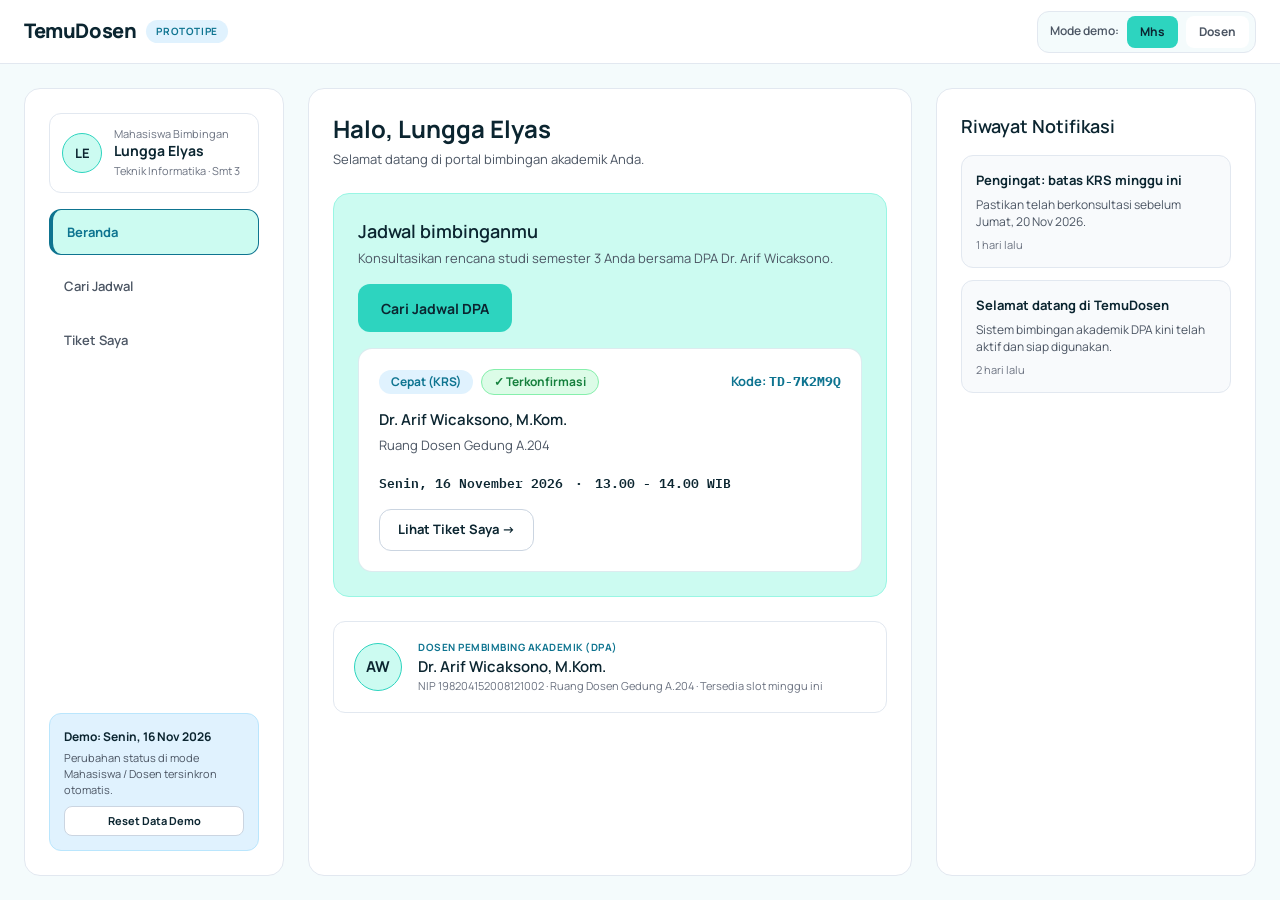
<file: index.html>
<!DOCTYPE html>
<html lang="id">

<head>
  <meta charset="UTF-8">
  <meta name="viewport" content="width=device-width, initial-scale=1.0">
  <title>TemuDosen — Beranda Mahasiswa</title>
  <link rel="preconnect" href="https://fonts.googleapis.com">
  <link rel="preconnect" href="https://fonts.gstatic.com" crossorigin>
  <link
    href="https://fonts.googleapis.com/css2?family=IBM+Plex+Mono:wght@400;500;600;700&family=Manrope:wght@400;500;600;700;800&display=swap"
    rel="stylesheet">
  <link href="https://cdn.jsdelivr.net/npm/bootstrap@5.3.3/dist/css/bootstrap.min.css" rel="stylesheet">
  <link rel="stylesheet" href="css/style.css">
</head>

<body data-page="beranda">
  <header class="topbar">
    <div class="topbar-inner">
      <a href="index.html" class="brand">
        <span class="brand-name">TemuDosen</span>
        <span class="brand-badge">PROTOTIPE</span>
      </a>

      <div class="mode-switcher" aria-label="Pengalih Mode Demo">
        <span class="mode-switcher-label">Mode demo:</span>
        <a href="index.html" class="btn btn-sm mode-btn is-active" aria-current="page">Mhs</a>
        <a href="atur-jadwal.html" class="btn btn-sm mode-btn">Dosen</a>
      </div>
    </div>
  </header>

  <div class="app-layout">
    <nav class="sidebar" aria-label="Menu Navigasi Mahasiswa">
      <div class="profile-card">
        <div class="avatar" aria-hidden="true">LE</div>
        <div>
          <span class="caption d-block">Mahasiswa Bimbingan</span>
          <div class="profile-name">Lungga Elyas</div>
          <span class="caption">Teknik Informatika · Smt 3</span>
        </div>
      </div>

      <ul class="nav-menu">
        <li>
          <a href="index.html" class="nav-item is-active" aria-current="page">
            <span>Beranda</span>
          </a>
        </li>
        <li>
          <a href="cari-jadwal.html" class="nav-item">
            <span>Cari Jadwal</span>
          </a>
        </li>
        <li>
          <a href="tiket.html" class="nav-item">
            <span>Tiket Saya</span>
          </a>
        </li>
      </ul>

      <div class="demo-callout">
        <strong>Demo: Senin, 16 Nov 2026</strong>
        <p>Perubahan status di mode Mahasiswa / Dosen tersinkron otomatis.</p>
        <button type="button" id="btnResetDemo" class="btn btn-outline-secondary btn-sm w-100 btn-reset-demo">
          Reset Data Demo
        </button>
      </div>
    </nav>

    <main class="main-content">
      <section>
        <h1 class="page-title">Halo, Lungga Elyas</h1>
        <p class="page-subtitle">Selamat datang di portal bimbingan akademik Anda.</p>
      </section>

      <section class="hero-box" aria-label="Jadwal Bimbingan Aktif">
        <div class="hero-top">
          <div>
            <h2 class="section-title">Jadwal bimbinganmu</h2>
            <p class="page-subtitle">Konsultasikan rencana studi semester 3 Anda bersama DPA Dr. Arif Wicaksono.</p>
          </div>
          <a href="cari-jadwal.html" class="btn btn-primary btn-lg">
            Cari Jadwal DPA
          </a>
        </div>

        <div id="berandaTicketContainer">
          <div class="hero-ticket-card">
            <div class="ticket-card-top">
              <div class="badge-group">
                <span class="badge badge-info">Cepat (KRS)</span>
                <span class="badge badge-success">✓ Terkonfirmasi</span>
              </div>
              <div class="ticket-code-inline">
                Kode: <span class="mono">TD-7K2M9Q</span>
              </div>
            </div>

            <div>
              <h3 class="card-title">Dr. Arif Wicaksono, M.Kom.</h3>
              <p class="page-subtitle">Ruang Dosen Gedung A.204</p>
            </div>

            <div class="ticket-card-bottom">
              <div class="ticket-datetime mono">
                <span>Senin, 16 November 2026</span>
                <span>·</span>
                <span>13.00 - 14.00 WIB</span>
              </div>
              <a href="tiket.html" class="btn btn-outline-secondary">
                Lihat Tiket Saya →
              </a>
            </div>
          </div>
        </div>
      </section>

      <section class="dpa-card" aria-label="Informasi Dosen Pembimbing Akademik">
        <div class="avatar avatar-lg" aria-hidden="true">AW</div>
        <div>
          <span class="label-upper">DOSEN PEMBIMBING AKADEMIK (DPA)</span>
          <h3 class="card-title">Dr. Arif Wicaksono, M.Kom.</h3>
          <p class="caption">NIP 198204152008121002 · Ruang Dosen Gedung A.204 · Tersedia slot minggu ini</p>
        </div>
      </section>
    </main>

    <aside class="aside-panel" aria-label="Riwayat Notifikasi">
      <h2 class="section-title">Riwayat Notifikasi</h2>

      <div id="notifList" class="notif-list">
        <article class="notif-card">
          <div class="notif-title">Pengingat: batas KRS minggu ini</div>
          <p class="notif-body">Pastikan telah berkonsultasi sebelum Jumat, 20 Nov 2026.</p>
          <span class="caption">1 hari lalu</span>
        </article>

        <article class="notif-card">
          <div class="notif-title">Selamat datang di TemuDosen</div>
          <p class="notif-body">Sistem bimbingan akademik DPA kini telah aktif dan siap digunakan.</p>
          <span class="caption">2 hari lalu</span>
        </article>
      </div>
    </aside>
  </div>

  <div id="toast" class="toast" role="status" aria-live="polite"></div>

  <script src="js/app.js"></script>
</body>

</html>
</file>
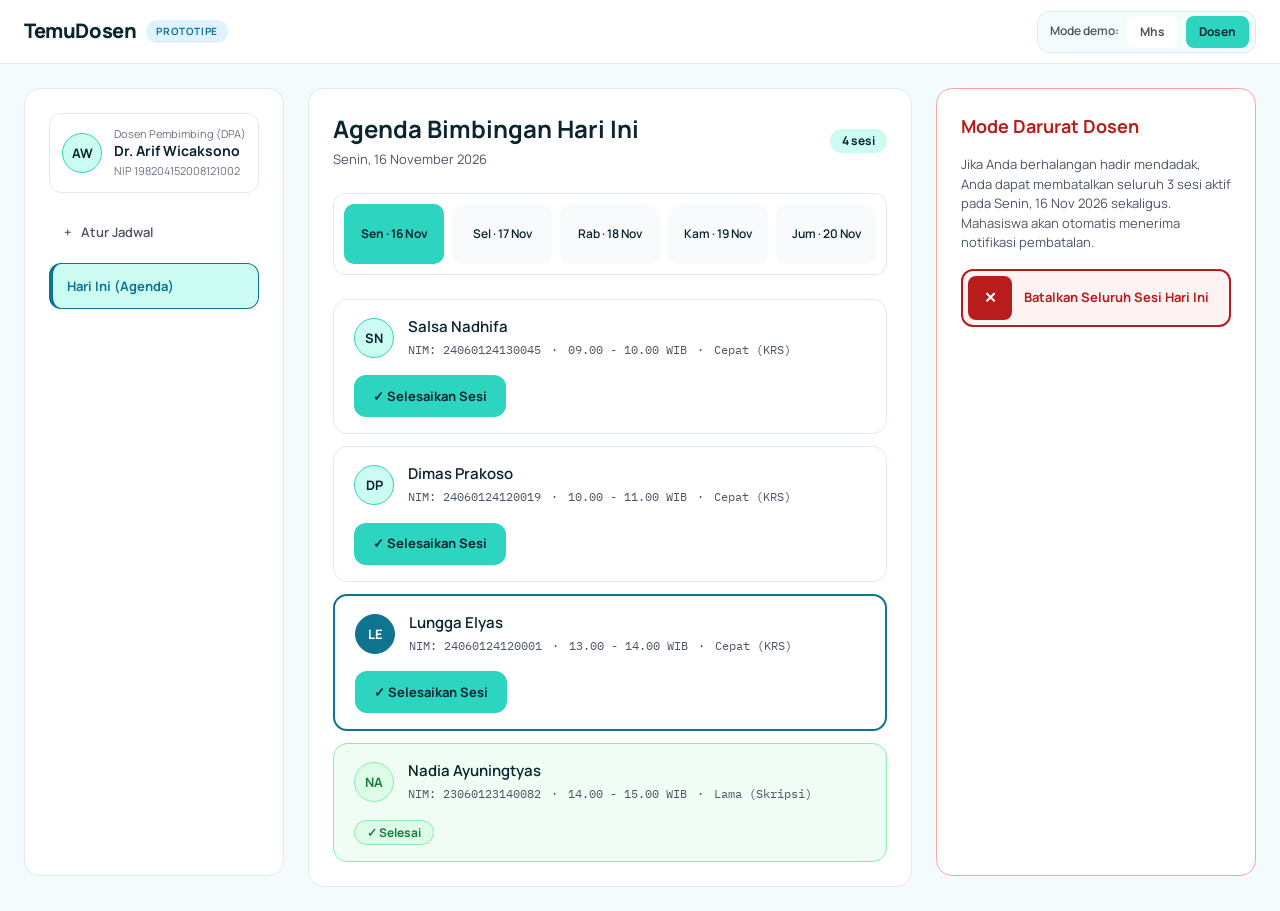
<file: agenda.html>
<!DOCTYPE html>
<html lang="id">

<head>
  <meta charset="UTF-8">
  <meta name="viewport" content="width=device-width, initial-scale=1.0">
  <title>TemuDosen — Agenda &amp; Mode Darurat Dosen</title>
  <link rel="preconnect" href="https://fonts.googleapis.com">
  <link rel="preconnect" href="https://fonts.gstatic.com" crossorigin>
  <link
    href="https://fonts.googleapis.com/css2?family=IBM+Plex+Mono:wght@400;500;600;700&family=Manrope:wght@400;500;600;700;800&display=swap"
    rel="stylesheet">
  <link href="https://cdn.jsdelivr.net/npm/bootstrap@5.3.3/dist/css/bootstrap.min.css" rel="stylesheet">
  <link rel="stylesheet" href="css/style.css">
</head>

<body data-page="agenda">
  <header class="topbar">
    <div class="topbar-inner">
      <a href="atur-jadwal.html" class="brand">
        <span class="brand-name">TemuDosen</span>
        <span class="brand-badge">PROTOTIPE</span>
      </a>

      <div class="mode-switcher" aria-label="Pengalih Mode Demo">
        <span class="mode-switcher-label">Mode demo:</span>
        <a href="index.html" class="btn btn-sm mode-btn">Mhs</a>
        <a href="atur-jadwal.html" class="btn btn-sm mode-btn is-active" aria-current="page">Dosen</a>
      </div>
    </div>
  </header>

  <div class="app-layout">
    <nav class="sidebar" aria-label="Menu Navigasi Dosen">
      <div class="profile-card">
        <div class="avatar" aria-hidden="true">AW</div>
        <div>
          <span class="caption d-block">Dosen Pembimbing (DPA)</span>
          <div class="profile-name">Dr. Arif Wicaksono</div>
          <span class="caption">NIP 198204152008121002</span>
        </div>
      </div>

      <ul class="nav-menu">
        <li>
          <a href="atur-jadwal.html" class="nav-item">
            <span>+</span>
            <span>Atur Jadwal</span>
          </a>
        </li>
        <li>
          <a href="agenda.html" class="nav-item is-active" aria-current="page">
            <span>Hari Ini (Agenda)</span>
          </a>
        </li>
      </ul>
    </nav>

    <main class="main-content">
      <div class="page-header-row">
        <div>
          <h1 id="agendaTitle" class="page-title">Agenda Bimbingan Hari Ini</h1>
          <p id="agendaDateSubtitle" class="page-subtitle">Senin, 16 November 2026</p>
        </div>
        <span id="agendaCountBadge" class="badge badge-mint">4 sesi</span>
      </div>

      <div id="agendaDaySelector" class="day-selector-wrap day-selector-5" role="tablist" aria-label="Pilih Hari Agenda Bimbingan">
        <button type="button" class="day-chip is-active" data-day="2026-11-16">Sen · 16 Nov</button>
        <button type="button" class="day-chip" data-day="2026-11-17">Sel · 17 Nov</button>
        <button type="button" class="day-chip" data-day="2026-11-18">Rab · 18 Nov</button>
        <button type="button" class="day-chip" data-day="2026-11-19">Kam · 19 Nov</button>
        <button type="button" class="day-chip" data-day="2026-11-20">Jum · 20 Nov</button>
      </div>

      <section id="agendaList" class="agenda-list" aria-label="Antrean Bimbingan Hari Ini">
        <article class="agenda-card">
          <div class="agenda-student">
            <div class="avatar" aria-hidden="true">SN</div>
            <div>
              <h2 class="card-title">Salsa Nadhifa</h2>
              <div class="agenda-meta mono">
                <span>NIM: 24060124130045</span>
                <span>·</span>
                <span>09.00 - 10.00 WIB</span>
                <span>·</span>
                <span>Cepat (KRS)</span>
              </div>
            </div>
          </div>
          <button type="button" class="btn btn-primary">✓ Selesaikan Sesi</button>
        </article>

        <article class="agenda-card">
          <div class="agenda-student">
            <div class="avatar" aria-hidden="true">DP</div>
            <div>
              <h2 class="card-title">Dimas Prakoso</h2>
              <div class="agenda-meta mono">
                <span>NIM: 24060124120019</span>
                <span>·</span>
                <span>10.00 - 11.00 WIB</span>
                <span>·</span>
                <span>Cepat (KRS)</span>
              </div>
            </div>
          </div>
          <button type="button" class="btn btn-primary">✓ Selesaikan Sesi</button>
        </article>

        <article class="agenda-card is-highlighted">
          <div class="agenda-student">
            <div class="avatar avatar-accent" aria-hidden="true">LE</div>
            <div>
              <h2 class="card-title">Lungga Elyas</h2>
              <div class="agenda-meta mono">
                <span>NIM: 24060124120001</span>
                <span>·</span>
                <span>13.00 - 14.00 WIB</span>
                <span>·</span>
                <span>Cepat (KRS)</span>
              </div>
            </div>
          </div>
          <button type="button" class="btn btn-primary">✓ Selesaikan Sesi</button>
        </article>

        <article class="agenda-card is-done">
          <div class="agenda-student">
            <div class="avatar avatar-success" aria-hidden="true">NA</div>
            <div>
              <h2 class="card-title">Nadia Ayuningtyas</h2>
              <div class="agenda-meta mono">
                <span>NIM: 23060123140082</span>
                <span>·</span>
                <span>14.00 - 15.00 WIB</span>
                <span>·</span>
                <span>Lama (Skripsi)</span>
              </div>
            </div>
          </div>
          <span class="badge badge-success">✓ Selesai</span>
        </article>
      </section>
    </main>

    <aside class="aside-panel is-emergency-zone" aria-label="Mode Darurat Dosen">
      <h2 class="emergency-heading">Mode Darurat Dosen</h2>

      <p id="emergencyDesc" class="emergency-desc">
        Jika Anda berhalangan hadir mendadak, Anda dapat membatalkan seluruh 3 sesi aktif hari ini sekaligus. Mahasiswa
        akan otomatis menerima notifikasi pembatalan.
      </p>

      <button type="button" id="btnOpenEmergencyModal" class="emergency-trigger">
        <span class="emergency-knob" aria-hidden="true">✕</span>
        <span id="emergencyTriggerText" class="emergency-trigger-text">Batalkan Seluruh Sesi Hari Ini</span>
      </button>

      <button type="button" id="btnRestoreDemo" class="btn btn-outline-secondary btn-sm w-100 d-none">
        Pulihkan Data Demo
      </button>
    </aside>
  </div>

  <div id="emergencyModal" class="modal-backdrop" role="dialog" aria-modal="true" aria-labelledby="emergencyModalTitle"
    aria-hidden="true">
    <div class="modal-dialog">
      <div class="modal-header">
        <h2 id="emergencyModalTitle" class="modal-title">Batalkan Seluruh Sesi Aktif?</h2>
        <button type="button" id="btnCloseModal" class="modal-close" aria-label="Tutup dialog">✕</button>
      </div>

      <div id="modalConsequence" class="modal-consequence">
        Anda akan membatalkan <strong>3 sesi aktif</strong> hari ini (Senin, 16 November 2026). Seluruh mahasiswa
        terdampak akan menerima notifikasi pembatalan darurat secara otomatis.
      </div>

      <div class="modal-actions">
        <button type="button" id="btnCancelModal" class="btn btn-outline-secondary">Batal</button>
        <button type="button" id="btnConfirmEmergency" class="btn btn-danger">Ya, Batalkan Semua</button>
      </div>
    </div>
  </div>

  <div id="toast" class="toast" role="status" aria-live="polite"></div>

  <script src="js/app.js"></script>
</body>

</html>
</file>
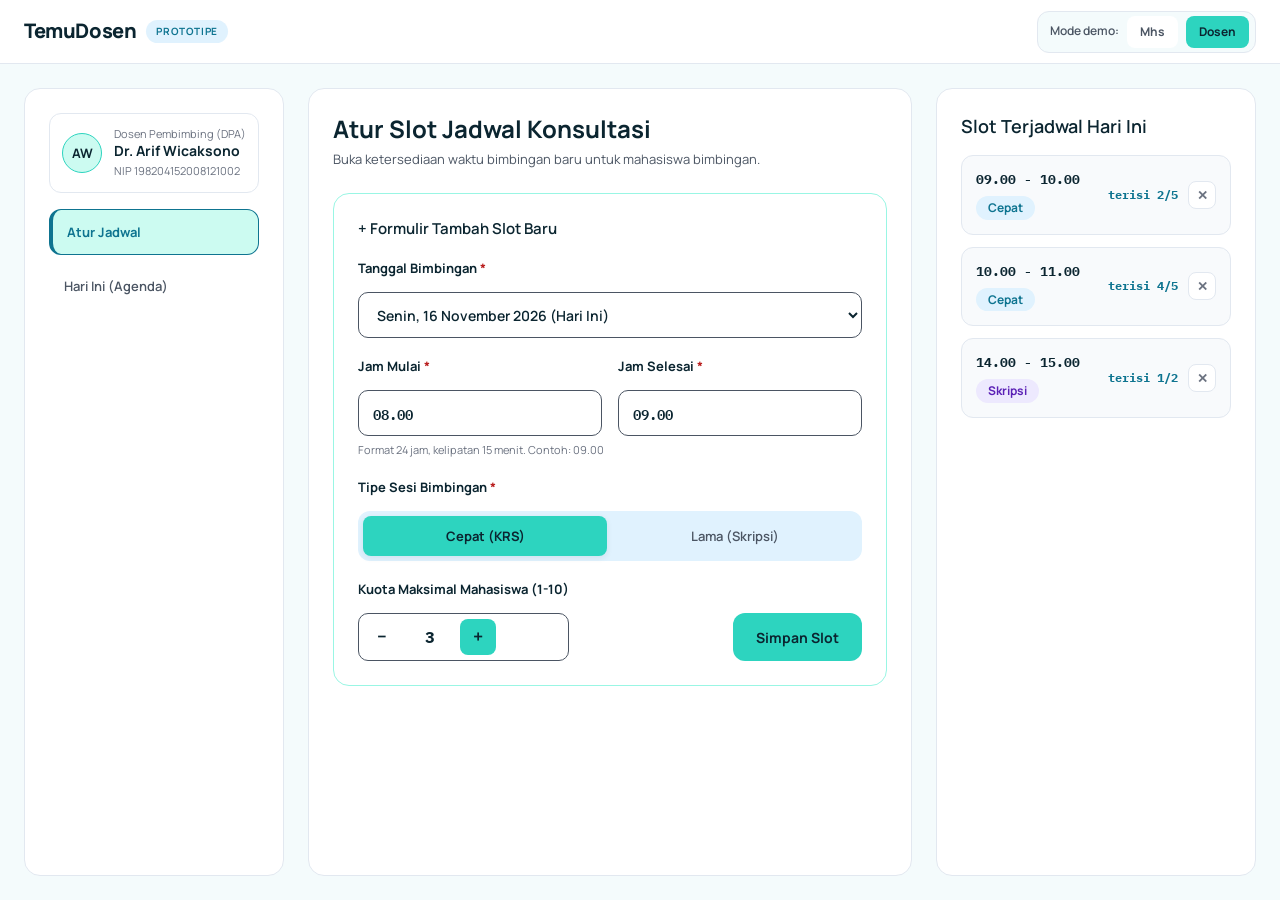
<file: atur-jadwal.html>
<!DOCTYPE html>
<html lang="id">

<head>
  <meta charset="UTF-8">
  <meta name="viewport" content="width=device-width, initial-scale=1.0">
  <title>TemuDosen — Atur Jadwal Dosen</title>
  <link rel="preconnect" href="https://fonts.googleapis.com">
  <link rel="preconnect" href="https://fonts.gstatic.com" crossorigin>
  <link
    href="https://fonts.googleapis.com/css2?family=IBM+Plex+Mono:wght@400;500;600;700&family=Manrope:wght@400;500;600;700;800&display=swap"
    rel="stylesheet">
  <link href="https://cdn.jsdelivr.net/npm/bootstrap@5.3.3/dist/css/bootstrap.min.css" rel="stylesheet">
  <link rel="stylesheet" href="css/style.css">
</head>

<body data-page="atur-jadwal">
  <header class="topbar">
    <div class="topbar-inner">
      <a href="atur-jadwal.html" class="brand">
        <span class="brand-name">TemuDosen</span>
        <span class="brand-badge">PROTOTIPE</span>
      </a>

      <div class="mode-switcher" aria-label="Pengalih Mode Demo">
        <span class="mode-switcher-label">Mode demo:</span>
        <a href="index.html" class="btn btn-sm mode-btn">Mhs</a>
        <a href="atur-jadwal.html" class="btn btn-sm mode-btn is-active" aria-current="page">Dosen</a>
      </div>
    </div>
  </header>

  <div class="app-layout">
    <nav class="sidebar" aria-label="Menu Navigasi Dosen">
      <div class="profile-card">
        <div class="avatar" aria-hidden="true">AW</div>
        <div>
          <span class="caption d-block">Dosen Pembimbing (DPA)</span>
          <div class="profile-name">Dr. Arif Wicaksono</div>
          <span class="caption">NIP 198204152008121002</span>
        </div>
      </div>

      <ul class="nav-menu">
        <li>
          <a href="atur-jadwal.html" class="nav-item is-active" aria-current="page">
            <span>Atur Jadwal</span>
          </a>
        </li>
        <li>
          <a href="agenda.html" class="nav-item">
            <span>Hari Ini (Agenda)</span>
          </a>
        </li>
      </ul>
    </nav>

    <main class="main-content">
      <section>
        <h1 class="page-title">Atur Slot Jadwal Konsultasi</h1>
        <p class="page-subtitle">Buka ketersediaan waktu bimbingan baru untuk mahasiswa bimbingan.</p>
      </section>

      <form id="slotForm" class="form-card" novalidate>
        <h2 class="card-title">+ Formulir Tambah Slot Baru</h2>

        <div class="form-group">
          <label for="slotDate" class="form-label">
            Tanggal Bimbingan <span class="required">*</span>
          </label>
          <select id="slotDate" class="form-input">
            <option value="2026-11-16" selected>Senin, 16 November 2026 (Hari Ini)</option>
            <option value="2026-11-17">Selasa, 17 November 2026</option>
            <option value="2026-11-18">Rabu, 18 November 2026</option>
            <option value="2026-11-19">Kamis, 19 November 2026</option>
            <option value="2026-11-20">Jumat, 20 November 2026</option>
          </select>
        </div>

        <div class="form-group">
          <div class="form-row-2col">
            <div class="form-group">
              <label for="slotStart" class="form-label">
                Jam Mulai <span class="required">*</span>
              </label>
              <input type="text" id="slotStart" class="form-input mono" value="08.00" placeholder="08.00" required>
            </div>

            <div class="form-group">
              <label for="slotEnd" class="form-label">
                Jam Selesai <span class="required">*</span>
              </label>
              <input type="text" id="slotEnd" class="form-input mono" value="09.00" placeholder="09.00" required>
            </div>
          </div>
          <span class="form-helper">Format 24 jam, kelipatan 15 menit. Contoh: 09.00</span>
          <div id="slotFormError" class="form-error" role="alert"></div>
        </div>

        <div class="form-group">
          <span class="form-label">
            Tipe Sesi Bimbingan <span class="required">*</span>
          </span>
          <div id="slotTypeControl" class="segmented-control" role="tablist" aria-label="Tipe Sesi Bimbingan">
            <button type="button" class="segmented-btn is-active" data-type="Cepat (KRS)">Cepat (KRS)</button>
            <button type="button" class="segmented-btn" data-type="Lama (Skripsi)">Lama (Skripsi)</button>
          </div>
        </div>

        <div class="form-footer-row">
          <div class="form-group">
            <span class="form-label">Kuota Maksimal Mahasiswa (1-10)</span>
            <div class="stepper-counter">
              <button type="button" id="btnQuotaMinus" class="stepper-btn" aria-label="Kurangi kuota">−</button>
              <span id="quotaValue" class="stepper-value mono">3</span>
              <button type="button" id="btnQuotaPlus" class="stepper-btn is-plus" aria-label="Tambah kuota">+</button>
            </div>
          </div>

          <button type="submit" id="btnSaveSlot" class="btn btn-primary btn-lg">
            Simpan Slot
          </button>
        </div>
      </form>
    </main>

    <aside class="aside-panel" aria-label="Slot Terjadwal Hari Ini">
      <h2 id="scheduledHeading" class="section-title">Slot Terjadwal Hari Ini</h2>

      <div id="scheduledList" class="scheduled-list">
        <article class="scheduled-card">
          <div>
            <div class="scheduled-time mono">09.00 - 10.00</div>
            <span class="badge badge-info">Cepat</span>
          </div>
          <span class="scheduled-quota mono">terisi 2/5</span>
        </article>

        <article class="scheduled-card">
          <div>
            <div class="scheduled-time mono">10.00 - 11.00</div>
            <span class="badge badge-info">Cepat</span>
          </div>
          <span class="scheduled-quota mono">terisi 4/5</span>
        </article>

        <article class="scheduled-card">
          <div>
            <div class="scheduled-time mono">14.00 - 15.00</div>
            <span class="badge badge-skripsi">Skripsi</span>
          </div>
          <span class="scheduled-quota mono">terisi 1/2</span>
        </article>
      </div>
    </aside>
  </div>

  <div id="toast" class="toast" role="status" aria-live="polite"></div>

  <script src="js/app.js"></script>
</body>

</html>
</file>
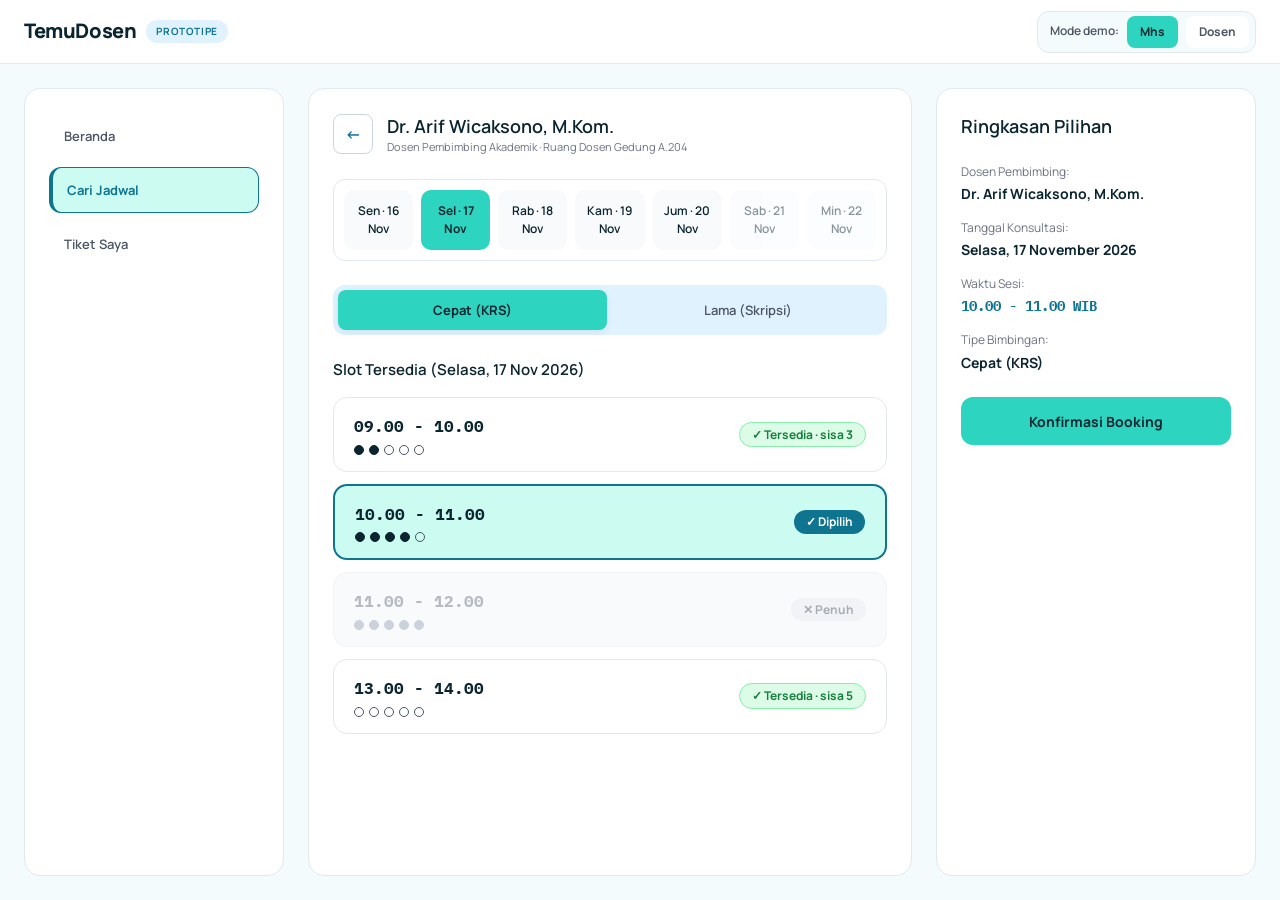
<file: cari-jadwal.html>
<!DOCTYPE html>
<html lang="id">
<head>
  <meta charset="UTF-8">
  <meta name="viewport" content="width=device-width, initial-scale=1.0">
  <title>TemuDosen — Cari Jadwal</title>
  <link rel="preconnect" href="https://fonts.googleapis.com">
  <link rel="preconnect" href="https://fonts.gstatic.com" crossorigin>
  <link href="https://fonts.googleapis.com/css2?family=IBM+Plex+Mono:wght@400;500;600;700&family=Manrope:wght@400;500;600;700;800&display=swap" rel="stylesheet">
  <link href="https://cdn.jsdelivr.net/npm/bootstrap@5.3.3/dist/css/bootstrap.min.css" rel="stylesheet">
  <link rel="stylesheet" href="css/style.css">
</head>
<body data-page="cari-jadwal">
  <header class="topbar">
    <div class="topbar-inner">
      <a href="index.html" class="brand">
        <span class="brand-name">TemuDosen</span>
        <span class="brand-badge">PROTOTIPE</span>
      </a>

      <div class="mode-switcher" aria-label="Pengalih Mode Demo">
        <span class="mode-switcher-label">Mode demo:</span>
        <a href="index.html" class="btn btn-sm mode-btn is-active" aria-current="page">Mhs</a>
        <a href="atur-jadwal.html" class="btn btn-sm mode-btn">Dosen</a>
      </div>
    </div>
  </header>

  <div class="app-layout">
    <nav class="sidebar" aria-label="Menu Navigasi Mahasiswa">
      <ul class="nav-menu">
        <li>
          <a href="index.html" class="nav-item">
            <span>Beranda</span>
          </a>
        </li>
        <li>
          <a href="cari-jadwal.html" class="nav-item is-active" aria-current="page">
            <span>Cari Jadwal</span>
          </a>
        </li>
        <li>
          <a href="tiket.html" class="nav-item">
            <span>Tiket Saya</span>
          </a>
        </li>
      </ul>
    </nav>

    <main class="main-content">
      <div class="page-header-row">
        <div class="page-header-left">
          <a href="index.html" class="btn btn-outline-secondary btn-icon-back" aria-label="Kembali ke Beranda">←</a>
          <div>
            <h1 class="section-title">Dr. Arif Wicaksono, M.Kom.</h1>
            <p class="caption">Dosen Pembimbing Akademik · Ruang Dosen Gedung A.204</p>
          </div>
        </div>
      </div>

      <div id="daySelector" class="day-selector-wrap" role="tablist" aria-label="Pilih Hari Bimbingan">
        <button type="button" class="day-chip" data-day="2026-11-16">Sen · 16 Nov</button>
        <button type="button" class="day-chip is-active" data-day="2026-11-17">Sel · 17 Nov</button>
        <button type="button" class="day-chip" data-day="2026-11-18">Rab · 18 Nov</button>
        <button type="button" class="day-chip" data-day="2026-11-19">Kam · 19 Nov</button>
        <button type="button" class="day-chip" data-day="2026-11-20">Jum · 20 Nov</button>
        <button type="button" class="day-chip" data-day="2026-11-21" disabled>Sab · 21 Nov</button>
        <button type="button" class="day-chip" data-day="2026-11-22" disabled>Min · 22 Nov</button>
      </div>

      <div class="segmented-control" role="tablist" aria-label="Tipe Bimbingan">
        <button type="button" class="segmented-btn is-active" data-type="Cepat (KRS)">Cepat (KRS)</button>
        <button type="button" class="segmented-btn" data-type="Lama (Skripsi)">Lama (Skripsi)</button>
      </div>

      <section aria-label="Daftar Slot Tersedia">
        <h2 id="slotListHeading" class="card-title mb-3">Slot Tersedia (Selasa, 17 Nov 2026)</h2>

        <div id="slotList" class="slot-list">
          <button type="button" class="slot-card">
            <div>
              <div class="slot-time mono">09.00 - 10.00</div>
              <div class="quota-dots" aria-label="Terisi 2 dari 5">
                <span class="quota-dot is-filled"></span>
                <span class="quota-dot is-filled"></span>
                <span class="quota-dot"></span>
                <span class="quota-dot"></span>
                <span class="quota-dot"></span>
              </div>
            </div>
            <span class="badge badge-success">✓ Tersedia · sisa 3</span>
          </button>

          <button type="button" class="slot-card is-selected">
            <div>
              <div class="slot-time mono">10.00 - 11.00</div>
              <div class="quota-dots" aria-label="Terisi 4 dari 5">
                <span class="quota-dot is-filled"></span>
                <span class="quota-dot is-filled"></span>
                <span class="quota-dot is-filled"></span>
                <span class="quota-dot is-filled"></span>
                <span class="quota-dot"></span>
              </div>
            </div>
            <span class="badge badge-selected">✓ Dipilih</span>
          </button>

          <button type="button" class="slot-card is-full" disabled>
            <div>
              <div class="slot-time mono">11.00 - 12.00</div>
              <div class="quota-dots" aria-label="Terisi 5 dari 5">
                <span class="quota-dot is-filled"></span>
                <span class="quota-dot is-filled"></span>
                <span class="quota-dot is-filled"></span>
                <span class="quota-dot is-filled"></span>
                <span class="quota-dot is-filled"></span>
              </div>
            </div>
            <span class="badge badge-muted">✕ Penuh</span>
          </button>

          <button type="button" class="slot-card">
            <div>
              <div class="slot-time mono">13.00 - 14.00</div>
              <div class="quota-dots" aria-label="Terisi 0 dari 5">
                <span class="quota-dot"></span>
                <span class="quota-dot"></span>
                <span class="quota-dot"></span>
                <span class="quota-dot"></span>
                <span class="quota-dot"></span>
              </div>
            </div>
            <span class="badge badge-success">✓ Tersedia · sisa 5</span>
          </button>
        </div>
      </section>
    </main>

    <aside class="aside-panel" aria-label="Ringkasan Pilihan">
      <h2 class="section-title">Ringkasan Pilihan</h2>

      <div class="summary-list">
        <div>
          <div class="summary-item-label">Dosen Pembimbing:</div>
          <div class="summary-item-value">Dr. Arif Wicaksono, M.Kom.</div>
        </div>

        <div>
          <div class="summary-item-label">Tanggal Konsultasi:</div>
          <div id="summaryDate" class="summary-item-value">Selasa, 17 November 2026</div>
        </div>

        <div>
          <div class="summary-item-label">Waktu Sesi:</div>
          <div id="summaryTime" class="summary-item-value is-accent mono">10.00 - 11.00 WIB</div>
        </div>

        <div>
          <div class="summary-item-label">Tipe Bimbingan:</div>
          <div id="summaryType" class="summary-item-value">Cepat (KRS)</div>
        </div>
      </div>

      <div id="bookingConstraintAlert" class="constraint-alert d-none" role="alert"></div>

      <button type="button" id="btnConfirmBooking" class="btn btn-primary btn-lg w-100">
        Konfirmasi Booking
      </button>
    </aside>
  </div>

  <div id="rescheduleModal" class="modal-backdrop" role="dialog" aria-modal="true" aria-labelledby="rescheduleModalTitle" aria-hidden="true">
    <div class="modal-dialog">
      <div class="modal-header">
        <h2 id="rescheduleModalTitle" class="modal-title">Ganti Jadwal Bimbingan?</h2>
        <button type="button" id="btnCloseRescheduleModal" class="modal-close" aria-label="Tutup dialog">✕</button>
      </div>

      <div id="rescheduleConsequence" class="modal-consequence">
        Anda masih memiliki sesi aktif. Memesan jadwal baru akan otomatis menggantikan jadwal lama tersebut. Lanjutkan?
      </div>

      <div class="modal-actions">
        <button type="button" id="btnCancelReschedule" class="btn btn-outline-secondary">Batal</button>
        <button type="button" id="btnConfirmReschedule" class="btn btn-primary">Ya, Ganti Jadwal</button>
      </div>
    </div>
  </div>

  <div id="toast" class="toast" role="status" aria-live="polite"></div>

  <script src="js/app.js"></script>
</body>
</html>
</file>
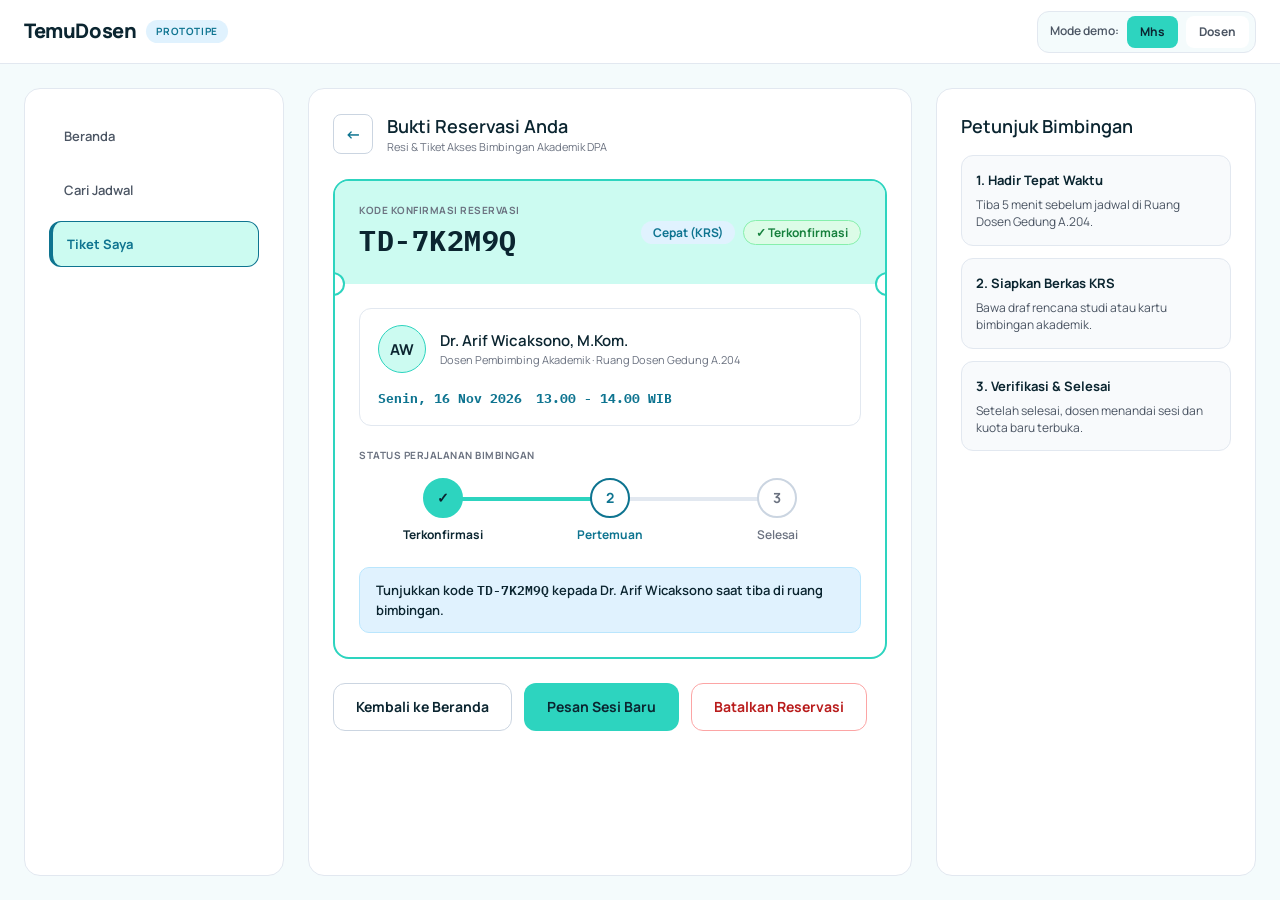
<file: tiket.html>
<!DOCTYPE html>
<html lang="id">
<head>
  <meta charset="UTF-8">
  <meta name="viewport" content="width=device-width, initial-scale=1.0">
  <title>TemuDosen — Tiket Saya</title>
  <link rel="preconnect" href="https://fonts.googleapis.com">
  <link rel="preconnect" href="https://fonts.gstatic.com" crossorigin>
  <link href="https://fonts.googleapis.com/css2?family=IBM+Plex+Mono:wght@400;500;600;700&family=Manrope:wght@400;500;600;700;800&display=swap" rel="stylesheet">
  <link href="https://cdn.jsdelivr.net/npm/bootstrap@5.3.3/dist/css/bootstrap.min.css" rel="stylesheet">
  <link rel="stylesheet" href="css/style.css">
</head>
<body data-page="tiket">
  <header class="topbar">
    <div class="topbar-inner">
      <a href="index.html" class="brand">
        <span class="brand-name">TemuDosen</span>
        <span class="brand-badge">PROTOTIPE</span>
      </a>

      <div class="mode-switcher" aria-label="Pengalih Mode Demo">
        <span class="mode-switcher-label">Mode demo:</span>
        <a href="index.html" class="btn btn-sm mode-btn is-active" aria-current="page">Mhs</a>
        <a href="atur-jadwal.html" class="btn btn-sm mode-btn">Dosen</a>
      </div>
    </div>
  </header>

  <div class="app-layout">
    <nav class="sidebar" aria-label="Menu Navigasi Mahasiswa">
      <ul class="nav-menu">
        <li>
          <a href="index.html" class="nav-item">
            <span>Beranda</span>
          </a>
        </li>
        <li>
          <a href="cari-jadwal.html" class="nav-item">
            <span>Cari Jadwal</span>
          </a>
        </li>
        <li>
          <a href="tiket.html" class="nav-item is-active" aria-current="page">
            <span>Tiket Saya</span>
          </a>
        </li>
      </ul>
    </nav>

    <main class="main-content">
      <div class="page-header-row">
        <div class="page-header-left">
          <a href="index.html" class="btn btn-outline-secondary btn-icon-back" aria-label="Kembali ke Beranda">←</a>
          <div>
            <h1 class="section-title">Bukti Reservasi Anda</h1>
            <p class="caption">Resi &amp; Tiket Akses Bimbingan Akademik DPA</p>
          </div>
        </div>
      </div>

      <section id="receiptCard" class="receipt-card" aria-label="Kartu Resi Bimbingan">
        <div class="receipt-header">
          <div>
            <span class="label-upper">KODE KONFIRMASI RESERVASI</span>
            <div id="receiptCode" class="receipt-code mono">TD-7K2M9Q</div>
          </div>
          <div class="badge-group">
            <span id="receiptTypeBadge" class="badge badge-info">Cepat (KRS)</span>
            <span id="receiptStatusBadge" class="badge badge-success">✓ Terkonfirmasi</span>
          </div>
        </div>

        <div class="receipt-body">
          <div class="receipt-dpa-box">
            <div class="receipt-dpa-info">
              <div class="avatar avatar-lg" aria-hidden="true">AW</div>
              <div>
                <h2 class="card-title">Dr. Arif Wicaksono, M.Kom.</h2>
                <p class="caption">Dosen Pembimbing Akademik · Ruang Dosen Gedung A.204</p>
              </div>
            </div>
            <div class="receipt-datetime mono">
              <span id="receiptDate">Senin, 16 Nov 2026</span>
              <span id="receiptTime">13.00 - 14.00 WIB</span>
            </div>
          </div>

          <div class="stepper-section">
            <span class="label-upper">STATUS PERJALANAN BIMBINGAN</span>
            <div id="receiptStepper" class="stepper">
              <div class="step-item is-done">
                <div class="step-circle">✓</div>
                <div class="step-label">Terkonfirmasi</div>
              </div>
              <div class="step-item is-current">
                <div class="step-circle">2</div>
                <div class="step-label">Pertemuan</div>
              </div>
              <div class="step-item">
                <div class="step-circle">3</div>
                <div class="step-label">Selesai</div>
              </div>
            </div>
          </div>

          <div id="receiptNote" class="receipt-note">
            Tunjukkan kode <span class="mono">TD-7K2M9Q</span> kepada Dr. Arif Wicaksono saat tiba di ruang bimbingan.
          </div>
        </div>
      </section>

      <div class="action-row">
        <a href="index.html" class="btn btn-outline-secondary btn-lg">
          Kembali ke Beranda
        </a>
        <a href="cari-jadwal.html" class="btn btn-primary btn-lg">
          Pesan Sesi Baru
        </a>
        <button type="button" id="btnOpenCancelModal" class="btn btn-outline-danger btn-lg">
          Batalkan Reservasi
        </button>
      </div>
    </main>

    <aside class="aside-panel" aria-label="Petunjuk Bimbingan">
      <h2 class="section-title">Petunjuk Bimbingan</h2>

      <div class="guide-list">
        <article class="guide-card">
          <div class="notif-title">1. Hadir Tepat Waktu</div>
          <p class="notif-body">Tiba 5 menit sebelum jadwal di Ruang Dosen Gedung A.204.</p>
        </article>

        <article class="guide-card">
          <div class="notif-title">2. Siapkan Berkas KRS</div>
          <p class="notif-body">Bawa draf rencana studi atau kartu bimbingan akademik.</p>
        </article>

        <article class="guide-card">
          <div class="notif-title">3. Verifikasi &amp; Selesai</div>
          <p class="notif-body">Setelah selesai, dosen menandai sesi dan kuota baru terbuka.</p>
        </article>
      </div>
    </aside>
  </div>

  <div id="cancelTicketModal" class="modal-backdrop" role="dialog" aria-modal="true" aria-labelledby="cancelModalTitle"
    aria-hidden="true">
    <div class="modal-dialog">
      <div class="modal-header">
        <h2 id="cancelModalTitle" class="modal-title">Batalkan Reservasi Bimbingan?</h2>
        <button type="button" id="btnCloseCancelModal" class="modal-close" aria-label="Tutup dialog">✕</button>
      </div>

      <div class="modal-consequence">
        Anda akan membatalkan sesi konsultasi ini. Slot waktu akan kembali terbuka untuk mahasiswa lain dan tiket bimbingan ini tidak dapat digunakan lagi.
      </div>

      <div class="modal-actions">
        <button type="button" id="btnDismissCancelModal" class="btn btn-outline-secondary">Tetap Simpan</button>
        <button type="button" id="btnConfirmCancelTicket" class="btn btn-danger">Ya, Batalkan Jadwal</button>
      </div>
    </div>
  </div>

  <div id="toast" class="toast" role="status" aria-live="polite"></div>

  <script src="js/app.js"></script>
</body>
</html>
</file>
<file: css/style.css>
/* Warna, Font & Spasi */
:root {
  --color-bg-canvas: #F4FBFC;
  --color-bg-surface: #FFFFFF;
  --color-surface-subtle: #F8FAFC;
  --color-surface-muted: #F1F5F9;

  --color-text-primary: #0B2530;
  --color-text-secondary: #4B5563;
  --color-text-muted: #6B7280;
  --color-border: #E2E8F0;
  --color-border-strong: #CBD5E1;

  --color-action-primary: #2DD4BF;
  --color-action-primary-hover: #22BFA9;
  --color-accent-selected: #0E7490;
  --color-highlight-mint: #CCFBF1;
  --color-highlight-mint-soft: #E6FBF6;
  --color-highlight-cyan-soft: #E0F2FE;

  --color-status-success: #15803D;
  --color-status-success-bg: #DCFCE7;
  --color-status-success-soft: #F0FDF4;
  --color-status-success-border: #86EFAC;

  --color-status-warning: #B45309;
  --color-status-warning-bg: #FEF3C7;

  --color-status-danger: #B91C1C;
  --color-status-danger-hover: #991B1B;
  --color-status-danger-bg: #FEF2F2;
  --color-status-danger-border: #FCA5A5;

  --color-category-skripsi-bg: #EDE9FE;
  --color-category-skripsi-text: #5B21B6;

  --font-sans: 'Manrope', -apple-system, BlinkMacSystemFont, sans-serif;
  --font-mono: 'IBM Plex Mono', monospace;

  --space-xs: 4px;
  --space-sm: 8px;
  --space-md: 16px;
  --space-lg: 24px;
  --space-xl: 32px;

  --radius-sm: 8px;
  --radius-md: 12px;
  --radius-lg: 16px;
  --radius-pill: 999px;
  --control-height: 48px;

  --transition-fast: 100ms ease;
  --transition-base: 200ms ease;
}

*,
*::before,
*::after {
  box-sizing: border-box;
}

h1,
h2,
h3,
h4,
h5,
h6,
p,
ul,
ol {
  margin: 0;
}

ul,
ol {
  padding: 0;
}

body {
  font-family: var(--font-sans);
  font-size: 13px;
  line-height: 1.54;
  color: var(--color-text-primary);
  background-color: var(--color-bg-canvas);
  min-height: 100vh;
  -webkit-font-smoothing: antialiased;
}

a {
  color: inherit;
  text-decoration: none;
}

a:hover {
  color: inherit;
}

button,
input,
select {
  font-family: inherit;
  font-size: inherit;
  color: inherit;
}

.mono {
  font-family: var(--font-mono);
  font-variant-numeric: tabular-nums;
}

h1,
.page-title {
  font-size: 24px;
  font-weight: 700;
  line-height: 32px;
  color: var(--color-text-primary);
}

h2,
.section-title {
  font-size: 18px;
  font-weight: 600;
  line-height: 26px;
  color: var(--color-text-primary);
}

h3,
.card-title {
  font-size: 15px;
  font-weight: 600;
  line-height: 22px;
  color: var(--color-text-primary);
}

.page-subtitle {
  font-size: 13px;
  color: var(--color-text-secondary);
  margin-top: var(--space-xs);
}

.caption {
  font-size: 11px;
  line-height: 16px;
  color: var(--color-text-muted);
}

.label-upper {
  display: block;
  font-size: 10px;
  font-weight: 700;
  line-height: 14px;
  letter-spacing: 0.05em;
  text-transform: uppercase;
  color: var(--color-text-muted);
}

/* Layout Utama & Sidebar */
.topbar {
  position: sticky;
  top: 0;
  z-index: 50;
  height: 64px;
  background-color: var(--color-bg-surface);
  border-bottom: 1px solid var(--color-border);
}

.topbar-inner {
  max-width: 1440px;
  height: 100%;
  margin: 0 auto;
  padding: 0 var(--space-lg);
  display: flex;
  align-items: center;
  justify-content: space-between;
  gap: var(--space-md);
}

.brand {
  display: flex;
  align-items: center;
  gap: 10px;
}

.brand-name {
  font-size: 20px;
  font-weight: 800;
  letter-spacing: -0.02em;
  color: var(--color-text-primary);
}

.brand-badge {
  font-size: 10px;
  font-weight: 700;
  letter-spacing: 0.06em;
  padding: 4px 10px;
  border-radius: var(--radius-pill);
  background-color: var(--color-highlight-cyan-soft);
  color: var(--color-accent-selected);
}

.mode-switcher {
  display: flex;
  align-items: center;
  gap: var(--space-sm);
  background-color: var(--color-bg-canvas);
  border: 1px solid var(--color-border);
  border-radius: var(--radius-md);
  padding: 4px 6px 4px 12px;
}

.mode-switcher-label {
  font-size: 12px;
  font-weight: 600;
  color: var(--color-text-secondary);
}

.mode-btn {
  display: inline-flex;
  align-items: center;
  gap: 6px;
  min-height: 32px;
  padding: 5px 14px;
  border: 1px solid transparent;
  border-radius: var(--radius-sm);
  background-color: var(--color-bg-surface);
  font-size: 12px;
  font-weight: 600;
  color: var(--color-text-secondary);
  cursor: pointer;
  transition: background-color var(--transition-fast), color var(--transition-fast), transform var(--transition-fast);
}

.mode-btn:hover {
  color: var(--color-text-primary);
  background-color: var(--color-surface-subtle);
}

.mode-btn.is-active {
  background-color: var(--color-action-primary);
  color: var(--color-text-primary);
  font-weight: 700;
}

.mode-btn.is-active:hover {
  background-color: var(--color-action-primary-hover);
  color: var(--color-text-primary);
}

.app-layout {
  max-width: 1440px;
  margin: 0 auto;
  padding: var(--space-lg);
  display: grid;
  grid-template-columns: 260px minmax(0, 1fr) 320px;
  gap: var(--space-lg);
  align-items: start;
}

.sidebar,
.main-content,
.aside-panel {
  background-color: var(--color-bg-surface);
  border: 1px solid var(--color-border);
  border-radius: var(--radius-lg);
  padding: var(--space-lg);
}

.sidebar {
  display: flex;
  flex-direction: column;
  gap: var(--space-md);
  min-height: calc(100vh - 112px);
}

.main-content {
  display: flex;
  flex-direction: column;
  gap: var(--space-lg);
  min-height: calc(100vh - 112px);
}

.aside-panel {
  display: flex;
  flex-direction: column;
  gap: var(--space-md);
  min-height: calc(100vh - 112px);
}

.profile-card {
  display: flex;
  align-items: center;
  gap: 12px;
  padding: 12px;
  border: 1px solid var(--color-border);
  border-radius: var(--radius-md);
  background-color: var(--color-bg-surface);
}

.avatar {
  width: 40px;
  height: 40px;
  flex-shrink: 0;
  border-radius: 50%;
  display: flex;
  align-items: center;
  justify-content: center;
  font-weight: 700;
  font-size: 13px;
  background-color: var(--color-highlight-mint);
  color: var(--color-text-primary);
  border: 1.5px solid var(--color-action-primary);
}

.avatar-lg {
  width: 48px;
  height: 48px;
  font-size: 15px;
}

.avatar-accent {
  background-color: var(--color-accent-selected);
  color: #FFFFFF;
  border-color: var(--color-accent-selected);
}

.avatar-success {
  background-color: var(--color-status-success-bg);
  color: var(--color-status-success);
  border-color: var(--color-status-success-border);
}

.profile-name {
  font-size: 14px;
  font-weight: 700;
  line-height: 1.3;
}

.nav-menu {
  display: flex;
  flex-direction: column;
  gap: var(--space-sm);
  list-style: none;
}

.nav-item {
  display: flex;
  align-items: center;
  gap: 10px;
  padding: 12px 14px;
  border-radius: var(--radius-md);
  border: 1.5px solid transparent;
  font-size: 13px;
  font-weight: 600;
  color: var(--color-text-secondary);
  transition: background-color var(--transition-fast), border-color var(--transition-fast), color var(--transition-fast);
}

.nav-item:hover {
  background-color: var(--color-surface-subtle);
  color: var(--color-text-primary);
}

.nav-item.is-active {
  background-color: var(--color-highlight-mint);
  border-color: var(--color-accent-selected);
  border-left-width: 4px;
  color: var(--color-accent-selected);
  font-weight: 700;
}

.demo-callout {
  margin-top: auto;
  padding: 14px;
  border-radius: var(--radius-md);
  background-color: var(--color-highlight-cyan-soft);
  border: 1px solid #BAE6FD;
  font-size: 12px;
}

.demo-callout strong {
  display: block;
  margin-bottom: var(--space-xs);
  color: var(--color-text-primary);
}

.demo-callout p {
  font-size: 11px;
  color: var(--color-text-secondary);
  line-height: 1.45;
}

/* Tombol, Badge & Komponen Umum */
.btn {
  display: inline-flex;
  align-items: center;
  justify-content: center;
  gap: var(--space-sm);
  min-height: 42px;
  padding: 0 18px;
  border-radius: var(--radius-md);
  border: 1.5px solid transparent;
  font-size: 13px;
  font-weight: 700;
  cursor: pointer;
  white-space: nowrap;
  text-decoration: none;
  transition: background-color var(--transition-fast), border-color var(--transition-fast), transform var(--transition-fast), box-shadow var(--transition-fast), opacity var(--transition-fast);
}

.btn-sm {
  min-height: 32px;
  padding: 4px 12px;
  font-size: 12px;
  border-radius: var(--radius-sm);
}

.btn-lg {
  min-height: var(--control-height);
  padding: 0 22px;
  font-size: 14px;
  border-radius: var(--radius-md);
}

.btn-block {
  width: 100%;
}

.btn-primary {
  --bs-btn-bg: var(--color-action-primary);
  --bs-btn-border-color: transparent;
  --bs-btn-color: var(--color-text-primary);
  --bs-btn-hover-bg: var(--color-action-primary-hover);
  --bs-btn-hover-border-color: transparent;
  --bs-btn-hover-color: var(--color-text-primary);
  --bs-btn-active-bg: var(--color-action-primary-hover);
  --bs-btn-active-border-color: transparent;
  --bs-btn-active-color: var(--color-text-primary);
  background-color: var(--color-action-primary);
  border-color: transparent;
  color: var(--color-text-primary);
}

.btn-primary:hover:not(:disabled) {
  background-color: var(--color-action-primary-hover);
  border-color: transparent;
  color: var(--color-text-primary);
  box-shadow: 0 4px 12px rgba(45, 212, 191, 0.28);
}

.btn-secondary,
.btn-outline-secondary {
  --bs-btn-bg: var(--color-bg-surface);
  --bs-btn-border-color: var(--color-border-strong);
  --bs-btn-color: var(--color-text-primary);
  --bs-btn-hover-bg: var(--color-surface-subtle);
  --bs-btn-hover-border-color: var(--color-text-secondary);
  --bs-btn-hover-color: var(--color-text-primary);
  --bs-btn-active-bg: var(--color-surface-muted);
  --bs-btn-active-border-color: var(--color-text-secondary);
  --bs-btn-active-color: var(--color-text-primary);
  background-color: var(--color-bg-surface);
  border-color: var(--color-border-strong);
  color: var(--color-text-primary);
}

.btn-secondary:hover:not(:disabled),
.btn-outline-secondary:hover:not(:disabled) {
  background-color: var(--color-surface-subtle);
  border-color: var(--color-text-secondary);
  color: var(--color-text-primary);
}

.btn-danger {
  --bs-btn-bg: var(--color-status-danger);
  --bs-btn-border-color: transparent;
  --bs-btn-color: #FFFFFF;
  --bs-btn-hover-bg: var(--color-status-danger-hover);
  --bs-btn-hover-border-color: transparent;
  --bs-btn-hover-color: #FFFFFF;
  background-color: var(--color-status-danger);
  border-color: transparent;
  color: #FFFFFF;
}

.btn-danger:hover:not(:disabled) {
  background-color: var(--color-status-danger-hover);
  border-color: transparent;
  color: #FFFFFF;
  box-shadow: 0 4px 12px rgba(185, 28, 28, 0.28);
}

.btn-outline-danger {
  --bs-btn-color: var(--color-status-danger);
  --bs-btn-border-color: var(--color-status-danger-border);
  --bs-btn-hover-bg: var(--color-status-danger-bg);
  --bs-btn-hover-border-color: var(--color-status-danger);
  --bs-btn-hover-color: var(--color-status-danger);
  color: var(--color-status-danger);
  border-color: var(--color-status-danger-border);
  background-color: transparent;
  transition: all var(--transition-fast);
}

.btn-outline-danger:hover:not(:disabled) {
  background-color: var(--color-status-danger-bg);
  border-color: var(--color-status-danger);
  color: var(--color-status-danger);
}

.btn-icon-back {
  width: 40px;
  height: 40px;
  min-height: 40px;
  padding: 0;
  flex-shrink: 0;
  display: inline-flex;
  align-items: center;
  justify-content: center;
  border-radius: var(--radius-sm);
  border: 1px solid var(--color-border-strong);
  background-color: var(--color-bg-surface);
  color: var(--color-accent-selected);
  font-size: 16px;
  font-weight: 700;
  cursor: pointer;
  transition: background-color var(--transition-fast), border-color var(--transition-fast);
}

.btn-icon-back:hover {
  background-color: var(--color-highlight-mint-soft);
  border-color: var(--color-accent-selected);
  color: var(--color-accent-selected);
}

.badge {
  display: inline-flex;
  align-items: center;
  gap: 5px;
  padding: 4px 12px;
  border-radius: var(--radius-pill);
  font-size: 12px;
  font-weight: 700;
  line-height: 1.3;
  white-space: nowrap;
}

.badge-info {
  background-color: var(--color-highlight-cyan-soft);
  color: var(--color-accent-selected);
}

.badge-success {
  background-color: var(--color-status-success-bg);
  color: var(--color-status-success);
  border: 1px solid var(--color-status-success-border);
}

.badge-selected {
  background-color: var(--color-accent-selected);
  color: #FFFFFF;
}

.badge-muted {
  background-color: var(--color-border);
  color: var(--color-text-secondary);
}

.badge-danger {
  background-color: var(--color-status-danger-bg);
  color: var(--color-status-danger);
  border: 1px solid var(--color-status-danger-border);
}

.badge-mint {
  background-color: var(--color-highlight-mint);
  color: var(--color-text-primary);
}

.badge-skripsi {
  background-color: var(--color-category-skripsi-bg);
  color: var(--color-category-skripsi-text);
}

.segmented-control {
  display: grid;
  grid-template-columns: 1fr 1fr;
  gap: 6px;
  padding: 5px;
  border-radius: var(--radius-md);
  background-color: var(--color-highlight-cyan-soft);
}

.segmented-btn {
  min-height: 40px;
  border: none;
  border-radius: var(--radius-sm);
  background: transparent;
  font-size: 13px;
  font-weight: 600;
  color: var(--color-text-secondary);
  cursor: pointer;
  transition: background-color var(--transition-fast), color var(--transition-fast);
}

.segmented-btn:hover:not(.is-active) {
  color: var(--color-text-primary);
}

.segmented-btn.is-active {
  background-color: var(--color-action-primary);
  color: var(--color-text-primary);
  font-weight: 700;
  box-shadow: 0 2px 6px rgba(11, 37, 48, 0.08);
}

button:focus-visible,
a:focus-visible,
input:focus-visible,
[tabindex]:focus-visible {
  outline: 2px solid var(--color-accent-selected);
  outline-offset: 2px;
}

.btn:active:not(:disabled),
.day-chip:active:not(:disabled),
.slot-card:active:not(:disabled),
.stepper-btn:active:not(:disabled) {
  transform: scale(0.98);
}

button:disabled,
.is-disabled {
  opacity: 0.48;
  cursor: not-allowed !important;
  pointer-events: none;
}

.btn.is-loading {
  opacity: 0.85;
  cursor: wait;
  pointer-events: none;
}

.btn.is-loading::before {
  content: "";
  width: 14px;
  height: 14px;
  border: 2px solid currentColor;
  border-right-color: transparent;
  border-radius: 50%;
  animation: spin 600ms linear infinite;
}

@keyframes spin {
  to {
    transform: rotate(360deg);
  }
}

.page-header-row {
  display: flex;
  align-items: center;
  justify-content: space-between;
  gap: var(--space-md);
}

.page-header-left {
  display: flex;
  align-items: center;
  gap: 14px;
}

/* Halaman Beranda (index.html) */
.hero-box {
  background-color: var(--color-highlight-mint);
  border: 1px solid #99F6E4;
  border-radius: var(--radius-lg);
  padding: var(--space-lg);
  display: flex;
  flex-direction: column;
  gap: var(--space-md);
}

.hero-top {
  display: flex;
  align-items: center;
  justify-content: space-between;
  gap: var(--space-md);
  flex-wrap: wrap;
}

.hero-ticket-card {
  background-color: var(--color-bg-surface);
  border-radius: 14px;
  padding: 20px;
  border: 1px solid rgba(14, 116, 144, 0.14);
  display: flex;
  flex-direction: column;
  gap: 14px;
}

.ticket-card-top {
  display: flex;
  align-items: center;
  justify-content: space-between;
  gap: var(--space-sm);
  flex-wrap: wrap;
}

.badge-group {
  display: flex;
  align-items: center;
  gap: var(--space-sm);
  flex-wrap: wrap;
}

.ticket-code-inline {
  font-size: 13px;
  font-weight: 700;
  color: var(--color-accent-selected);
}

.ticket-card-bottom {
  display: flex;
  align-items: center;
  justify-content: space-between;
  gap: var(--space-md);
  flex-wrap: wrap;
  padding-top: var(--space-xs);
}

.ticket-datetime {
  display: flex;
  align-items: center;
  gap: 12px;
  font-size: 13px;
  font-weight: 600;
  color: var(--color-text-primary);
  flex-wrap: wrap;
}

.empty-ticket-box {
  background-color: var(--color-bg-surface);
  border: 1.5px dashed var(--color-border-strong);
  border-radius: 14px;
  padding: 20px;
  text-align: center;
  color: var(--color-text-secondary);
}

.dpa-card {
  display: flex;
  align-items: center;
  gap: var(--space-md);
  padding: 18px 20px;
  border: 1px solid var(--color-border);
  border-radius: var(--radius-md);
  background-color: var(--color-bg-surface);
}

.dpa-card .label-upper {
  color: var(--color-accent-selected);
  margin-bottom: 2px;
}

.notif-list,
.guide-list,
.scheduled-list {
  display: flex;
  flex-direction: column;
  gap: 12px;
}

.notif-card,
.guide-card {
  background-color: var(--color-surface-subtle);
  border: 1px solid var(--color-border);
  border-radius: var(--radius-md);
  padding: 14px;
  display: flex;
  flex-direction: column;
  gap: 6px;
}

.notif-card.is-emergency {
  background-color: var(--color-status-danger-bg);
  border-color: var(--color-status-danger-border);
}

.notif-card.is-emergency .notif-title {
  color: var(--color-status-danger);
}

.notif-title {
  font-size: 13px;
  font-weight: 700;
  color: var(--color-text-primary);
}

.notif-body {
  font-size: 12px;
  color: var(--color-text-secondary);
  line-height: 1.45;
}

/* Halaman Cari Jadwal (cari-jadwal.html) */
.day-selector-wrap {
  border: 1px solid var(--color-border);
  border-radius: var(--radius-md);
  padding: 10px;
  display: grid;
  grid-template-columns: repeat(7, minmax(0, 1fr));
  gap: var(--space-sm);
  overflow-x: auto;
}

.day-chip {
  min-height: 60px;
  padding: 10px 8px;
  border-radius: 10px;
  border: 1.5px solid transparent;
  background-color: var(--color-surface-subtle);
  font-size: 12px;
  font-weight: 600;
  color: var(--color-text-primary);
  cursor: pointer;
  display: flex;
  flex-direction: column;
  align-items: center;
  justify-content: center;
  gap: 2px;
  transition: background-color var(--transition-fast), border-color var(--transition-fast), transform var(--transition-fast);
}

.day-chip:hover:not(:disabled):not(.is-active) {
  border-color: var(--color-border-strong);
  background-color: var(--color-highlight-mint-soft);
}

.day-chip.is-active {
  background-color: var(--color-action-primary);
  color: var(--color-text-primary);
  font-weight: 700;
}

.slot-list {
  display: flex;
  flex-direction: column;
  gap: 12px;
}

.slot-card {
  width: 100%;
  text-align: left;
  padding: 16px 20px;
  border-radius: 14px;
  border: 1.5px solid var(--color-border);
  background-color: var(--color-bg-surface);
  display: flex;
  align-items: center;
  justify-content: space-between;
  gap: var(--space-md);
  cursor: pointer;
  transition: background-color var(--transition-base), border-color var(--transition-base), transform var(--transition-fast);
}

.slot-card:hover:not(:disabled):not(.is-selected) {
  background-color: var(--color-surface-subtle);
  border-color: var(--color-text-secondary);
}

.slot-card.is-selected {
  background-color: var(--color-highlight-mint);
  border: 2px solid var(--color-accent-selected);
}

.slot-card.is-full {
  background-color: var(--color-surface-muted);
  border-color: var(--color-border);
  color: var(--color-text-muted);
}

.slot-time {
  font-size: 16px;
  font-weight: 700;
  margin-bottom: 6px;
}

.quota-dots {
  display: flex;
  align-items: center;
  gap: 5px;
}

.quota-dot {
  width: 10px;
  height: 10px;
  border-radius: 50%;
  border: 1.5px solid var(--color-text-secondary);
  background-color: transparent;
}

.quota-dot.is-filled {
  background-color: var(--color-text-primary);
  border-color: var(--color-text-primary);
}

.slot-card.is-full .quota-dot.is-filled {
  background-color: #94A3B8;
  border-color: #94A3B8;
}

.summary-list {
  display: flex;
  flex-direction: column;
  gap: 14px;
  padding: var(--space-sm) 0;
}

.summary-item-label {
  font-size: 12px;
  color: var(--color-text-muted);
  margin-bottom: 2px;
}

.summary-item-value {
  font-size: 14px;
  font-weight: 700;
  color: var(--color-text-primary);
}

.summary-item-value.is-accent {
  color: var(--color-accent-selected);
}

.constraint-alert {
  padding: 12px 14px;
  border-radius: var(--radius-sm);
  background-color: var(--color-status-warning-bg);
  border: 1px solid #FCD34D;
  color: var(--color-status-warning);
  font-size: 12px;
  font-weight: 600;
  line-height: 1.45;
}

/* Halaman Tiket (tiket.html) */
.receipt-card {
  border: 2px solid var(--color-action-primary);
  border-radius: var(--radius-lg);
  background-color: var(--color-bg-surface);
  overflow: hidden;
}

.receipt-header {
  position: relative;
  background-color: var(--color-highlight-mint);
  padding: 22px 24px;
  display: flex;
  align-items: center;
  justify-content: space-between;
  gap: var(--space-md);
  flex-wrap: wrap;
}

.receipt-header::before,
.receipt-header::after {
  content: "";
  position: absolute;
  bottom: -12px;
  width: 24px;
  height: 24px;
  border-radius: 50%;
  background-color: var(--color-bg-surface);
  border: 2px solid var(--color-action-primary);
}

.receipt-header::before {
  left: -14px;
}

.receipt-header::after {
  right: -14px;
}

.receipt-code {
  font-size: 28px;
  font-weight: 800;
  letter-spacing: 0.02em;
  color: var(--color-text-primary);
  margin-top: 2px;
}

.receipt-body {
  padding: 24px;
  display: flex;
  flex-direction: column;
  gap: 22px;
}

.receipt-dpa-box {
  border: 1px solid var(--color-border);
  border-radius: var(--radius-md);
  padding: 16px 18px;
  display: flex;
  align-items: center;
  justify-content: space-between;
  gap: var(--space-md);
  flex-wrap: wrap;
}

.receipt-dpa-info {
  display: flex;
  align-items: center;
  gap: 14px;
}

.receipt-datetime {
  display: flex;
  align-items: center;
  gap: 14px;
  font-size: 13px;
  font-weight: 700;
  color: var(--color-accent-selected);
  flex-wrap: wrap;
}

.stepper-section {
  display: flex;
  flex-direction: column;
  gap: var(--space-md);
}

.stepper {
  display: grid;
  grid-template-columns: repeat(3, 1fr);
  position: relative;
}

.step-item {
  position: relative;
  display: flex;
  flex-direction: column;
  align-items: center;
  text-align: center;
  gap: var(--space-sm);
  z-index: 1;
}

.step-item:not(:last-child)::after {
  content: "";
  position: absolute;
  top: 19px;
  left: 50%;
  width: 100%;
  height: 4px;
  background-color: var(--color-border);
  z-index: -1;
}

.step-item.is-done:not(:last-child)::after {
  background-color: var(--color-action-primary);
}

.step-circle {
  width: 40px;
  height: 40px;
  border-radius: 50%;
  background-color: var(--color-bg-surface);
  border: 2px solid var(--color-border-strong);
  display: flex;
  align-items: center;
  justify-content: center;
  font-size: 14px;
  font-weight: 700;
  color: var(--color-text-muted);
}

.step-label {
  font-size: 12px;
  font-weight: 600;
  color: var(--color-text-muted);
}

.step-item.is-done .step-circle {
  background-color: var(--color-action-primary);
  border-color: var(--color-action-primary);
  color: var(--color-text-primary);
}

.step-item.is-done .step-label {
  color: var(--color-text-primary);
  font-weight: 700;
}

.step-item.is-current .step-circle {
  border-color: var(--color-accent-selected);
  color: var(--color-accent-selected);
}

.step-item.is-current .step-label {
  color: var(--color-accent-selected);
  font-weight: 700;
}

.receipt-note {
  background-color: var(--color-highlight-cyan-soft);
  border: 1px solid #BAE6FD;
  border-radius: 10px;
  padding: 12px 16px;
  font-size: 13px;
  font-weight: 600;
  color: var(--color-text-primary);
}

.action-row {
  display: flex;
  align-items: center;
  gap: 12px;
  flex-wrap: wrap;
}

/* Halaman Atur Jadwal Dosen (atur-jadwal.html) */
.form-card {
  border: 1.5px solid #99F6E4;
  border-radius: var(--radius-lg);
  padding: var(--space-lg);
  background-color: var(--color-bg-surface);
  display: flex;
  flex-direction: column;
  gap: 18px;
}

.form-group {
  display: flex;
  flex-direction: column;
  gap: 6px;
}

.form-label {
  font-size: 13px;
  font-weight: 700;
  color: var(--color-text-primary);
}

.form-label .required {
  color: var(--color-status-danger);
}

.form-row-2col {
  display: grid;
  grid-template-columns: 1fr 1fr;
  gap: var(--space-md);
}

.form-input {
  width: 100%;
  height: 46px;
  padding: 0 14px;
  border-radius: 10px;
  border: 1.5px solid var(--color-text-secondary);
  background-color: var(--color-bg-surface);
  font-size: 14px;
  font-weight: 600;
  color: var(--color-text-primary);
  transition: border-color var(--transition-fast), box-shadow var(--transition-fast);
}

.form-input:focus {
  outline: none;
  border-color: var(--color-accent-selected);
  box-shadow: 0 0 0 3px rgba(14, 116, 144, 0.16);
}

.form-input.is-invalid {
  border-color: var(--color-status-danger);
  background-color: var(--color-status-danger-bg);
}

.form-helper {
  font-size: 11px;
  color: var(--color-text-muted);
}

.form-error {
  font-size: 12px;
  font-weight: 700;
  color: var(--color-status-danger);
  display: none;
}

.form-error.is-visible {
  display: block;
}

.form-footer-row {
  display: flex;
  align-items: flex-end;
  justify-content: space-between;
  gap: var(--space-md);
  flex-wrap: wrap;
}

.stepper-counter {
  display: inline-flex;
  align-items: center;
  gap: 16px;
  padding: 5px;
  border: 1.5px solid var(--color-text-secondary);
  border-radius: 10px;
  background-color: var(--color-bg-surface);
}

.stepper-btn {
  width: 36px;
  height: 36px;
  border: none;
  border-radius: var(--radius-sm);
  background-color: transparent;
  font-size: 18px;
  font-weight: 700;
  cursor: pointer;
  display: inline-flex;
  align-items: center;
  justify-content: center;
  transition: background-color var(--transition-fast), transform var(--transition-fast);
}

.stepper-btn:hover:not(:disabled) {
  background-color: var(--color-surface-muted);
}

.stepper-btn.is-plus {
  background-color: var(--color-action-primary);
  color: var(--color-text-primary);
}

.stepper-btn.is-plus:hover:not(:disabled) {
  background-color: var(--color-action-primary-hover);
}

.stepper-value {
  min-width: 28px;
  text-align: center;
  font-size: 16px;
  font-weight: 700;
}

.scheduled-card {
  background-color: var(--color-surface-subtle);
  border: 1px solid var(--color-border);
  border-radius: var(--radius-md);
  padding: 14px;
  display: flex;
  align-items: center;
  justify-content: space-between;
  gap: var(--space-sm);
  animation: fadeSlideIn 250ms ease;
}

@keyframes fadeSlideIn {
  from {
    opacity: 0;
    transform: translateY(-6px);
  }

  to {
    opacity: 1;
    transform: translateY(0);
  }
}

.scheduled-time {
  font-size: 13px;
  font-weight: 700;
  margin-bottom: 6px;
}

.scheduled-quota {
  font-size: 12px;
  font-weight: 700;
  color: var(--color-accent-selected);
}

.scheduled-card-right {
  display: flex;
  align-items: center;
  gap: 10px;
}

.btn-delete-slot {
  width: 28px;
  height: 28px;
  display: inline-flex;
  align-items: center;
  justify-content: center;
  border-radius: var(--radius-sm);
  border: 1px solid var(--color-border);
  background-color: var(--color-bg-surface);
  color: var(--color-text-muted);
  font-size: 13px;
  font-weight: 700;
  cursor: pointer;
  transition: all var(--transition-fast);
}

.btn-delete-slot:hover {
  background-color: var(--color-status-danger-bg);
  border-color: var(--color-status-danger-border);
  color: var(--color-status-danger);
}

/* Halaman Agenda & Mode Darurat Dosen (agenda.html) */
.day-selector-wrap.day-selector-5 {
  grid-template-columns: repeat(5, minmax(0, 1fr));
}

.agenda-list {
  display: flex;
  flex-direction: column;
  gap: 12px;
}

.agenda-card {
  padding: 16px 20px;
  border-radius: 14px;
  border: 1.5px solid var(--color-border);
  background-color: var(--color-bg-surface);
  display: flex;
  align-items: center;
  justify-content: space-between;
  gap: var(--space-md);
  flex-wrap: wrap;
  transition: background-color var(--transition-base), border-color var(--transition-base);
}

.agenda-card.is-highlighted {
  border: 2px solid var(--color-accent-selected);
}

.agenda-card.is-done {
  background-color: var(--color-status-success-soft);
  border-color: var(--color-status-success-border);
}

.agenda-card.is-cancelled {
  background-color: var(--color-status-danger-bg);
  border-color: var(--color-status-danger-border);
  opacity: 0.78;
}

.agenda-student {
  display: flex;
  align-items: center;
  gap: 14px;
}

.agenda-meta {
  display: flex;
  align-items: center;
  gap: 10px;
  flex-wrap: wrap;
  font-size: 12px;
  color: var(--color-text-secondary);
  margin-top: 3px;
}

.aside-panel.is-emergency-zone {
  border: 1.5px solid var(--color-status-danger-border);
}

.emergency-heading {
  font-size: 18px;
  font-weight: 700;
  color: var(--color-status-danger);
  display: flex;
  align-items: center;
  gap: var(--space-sm);
}

.emergency-desc {
  font-size: 13px;
  color: var(--color-text-secondary);
  line-height: 1.5;
}

.emergency-trigger {
  width: 100%;
  padding: 5px;
  border-radius: var(--radius-md);
  border: 2px solid var(--color-status-danger);
  background-color: var(--color-status-danger-bg);
  display: flex;
  align-items: center;
  gap: 12px;
  cursor: pointer;
  text-align: left;
  transition: background-color var(--transition-fast), transform var(--transition-fast), box-shadow var(--transition-fast);
}

.emergency-trigger:hover:not(:disabled) {
  background-color: #FEE2E2;
  box-shadow: 0 4px 12px rgba(185, 28, 28, 0.16);
}

.emergency-knob {
  width: 44px;
  height: 44px;
  flex-shrink: 0;
  border-radius: var(--radius-sm);
  background-color: var(--color-status-danger);
  color: #FFFFFF;
  font-weight: 800;
  font-size: 15px;
  display: flex;
  align-items: center;
  justify-content: center;
}

.emergency-trigger-text {
  font-size: 13px;
  font-weight: 700;
  color: var(--color-status-danger);
}

/* Modal & Toast */
.modal-backdrop {
  position: fixed;
  inset: 0;
  width: 100%;
  height: 100%;
  z-index: 1050;
  background-color: rgba(11, 37, 48, 0.6);
  display: flex;
  align-items: center;
  justify-content: center;
  padding: var(--space-md);
  opacity: 0;
  visibility: hidden;
  pointer-events: none;
  transition: opacity var(--transition-base), visibility var(--transition-base);
}

.modal-backdrop.is-open {
  opacity: 1;
  visibility: visible;
  pointer-events: auto;
}

.modal-dialog {
  width: 100%;
  max-width: 480px;
  margin: 0;
  pointer-events: auto;
  background-color: var(--color-bg-surface);
  border-radius: var(--radius-lg);
  border: 1.5px solid var(--color-status-danger-border);
  box-shadow: 0 20px 48px rgba(11, 37, 48, 0.25);
  padding: var(--space-lg);
  display: flex;
  flex-direction: column;
  gap: var(--space-md);
  transform: translateY(8px);
  transition: transform var(--transition-base);
}

.modal-backdrop.is-open .modal-dialog {
  transform: translateY(0);
}

.modal-header {
  display: flex;
  align-items: flex-start;
  justify-content: space-between;
  gap: 12px;
  padding: 0;
  border-bottom: none;
}

.modal-title {
  font-size: 18px;
  font-weight: 700;
  color: var(--color-status-danger);
  line-height: 1.35;
}

.modal-close {
  width: 34px;
  height: 34px;
  flex-shrink: 0;
  border-radius: var(--radius-sm);
  border: 1px solid var(--color-border-strong);
  background-color: var(--color-bg-surface);
  color: var(--color-text-secondary);
  font-size: 16px;
  font-weight: 700;
  cursor: pointer;
}

.modal-close:hover {
  background-color: var(--color-surface-muted);
  color: var(--color-text-primary);
}

.modal-consequence {
  padding: 14px;
  border-radius: var(--radius-sm);
  background-color: var(--color-status-danger-bg);
  border: 1px solid var(--color-status-danger-border);
  font-size: 13px;
  color: var(--color-text-primary);
  line-height: 1.55;
}

.modal-actions {
  display: flex;
  align-items: center;
  justify-content: flex-end;
  gap: 10px;
  flex-wrap: wrap;
  padding-top: var(--space-xs);
}

.toast,
.toast:not(.show) {
  display: block;
  position: fixed;
  bottom: 24px;
  right: 24px;
  z-index: 1080;
  width: auto;
  max-width: 360px;
  padding: 12px 16px;
  border: none;
  border-radius: var(--radius-md);
  background-color: var(--color-text-primary);
  color: #FFFFFF;
  font-size: 13px;
  font-weight: 600;
  box-shadow: 0 12px 30px rgba(11, 37, 48, 0.25);
  opacity: 0;
  transform: translateY(12px);
  pointer-events: none;
  transition: opacity var(--transition-base), transform var(--transition-base);
}

.toast.is-visible {
  opacity: 1;
  transform: translateY(0);
}

.btn-reset-demo {
  margin-top: 8px;
  min-height: 30px;
  padding: 4px 10px;
  font-size: 11px;
}

/* Responsif Tablet & HP */
@media (max-width: 1080px) {
  .app-layout {
    grid-template-columns: 220px minmax(0, 1fr);
  }

  .aside-panel {
    grid-column: 1 / -1;
    min-height: auto;
  }
}

@media (max-width: 576px) {
  body {
    padding-bottom: 72px;
  }

  .topbar-inner {
    padding: 0 var(--space-md);
  }

  .brand-badge,
  .mode-switcher-label {
    display: none;
  }

  .app-layout {
    grid-template-columns: 1fr;
    padding: var(--space-md);
    gap: var(--space-md);
  }

  .main-content,
  .aside-panel {
    min-height: auto;
    padding: var(--space-md);
  }

  .sidebar {
    position: fixed;
    left: 0;
    right: 0;
    bottom: 0;
    z-index: 60;
    min-height: 64px;
    height: 64px;
    padding: 8px 12px;
    border-radius: 0;
    border-left: none;
    border-right: none;
    border-bottom: none;
    flex-direction: row;
    align-items: center;
  }

  .sidebar .profile-card,
  .sidebar .demo-callout {
    display: none;
  }

  .nav-menu {
    width: 100%;
    flex-direction: row;
    justify-content: space-around;
  }

  .nav-item {
    flex: 1;
    justify-content: center;
    padding: 8px 6px;
    font-size: 11px;
    border-left-width: 1.5px;
  }

  .day-selector-wrap {
    grid-template-columns: repeat(7, 84px);
  }

  .day-selector-wrap.day-selector-5 {
    grid-template-columns: repeat(5, 84px);
  }

  .form-row-2col {
    grid-template-columns: 1fr;
  }
}
</file>
